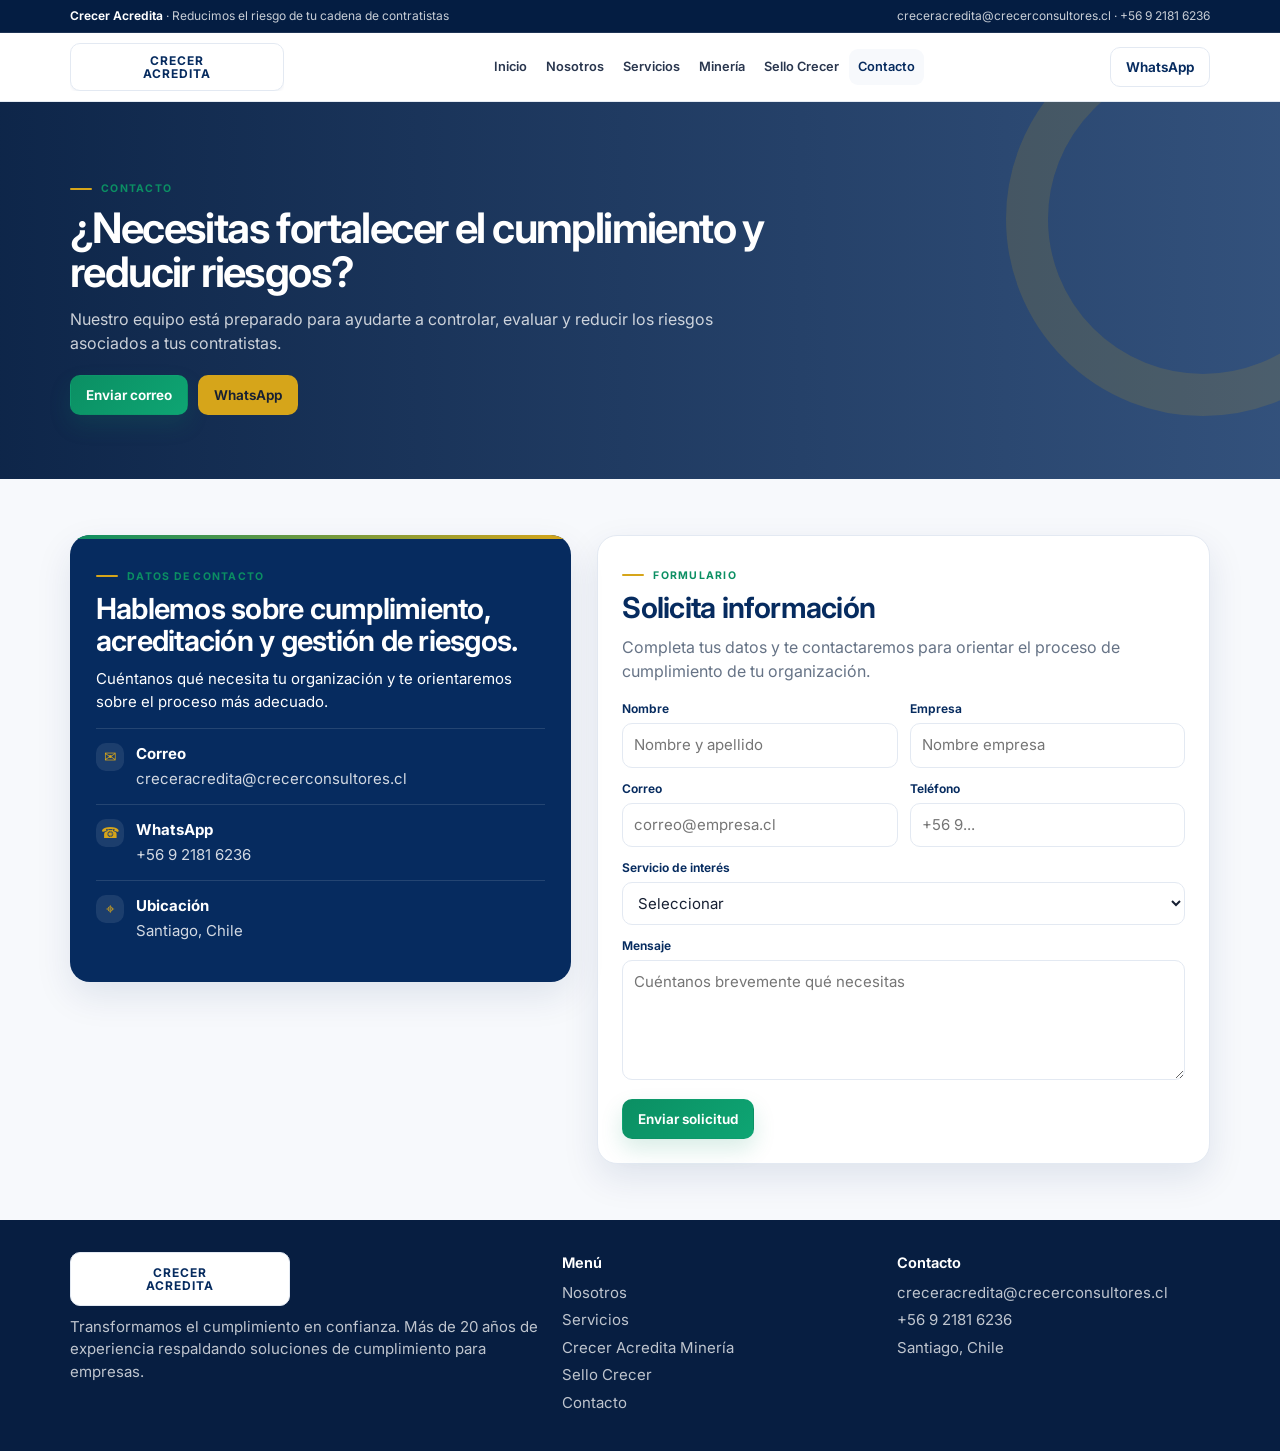
<file: contacto.html>
<!DOCTYPE html>
<html lang="es">
<head>
  <meta charset="UTF-8" />
  <meta name="viewport" content="width=device-width, initial-scale=1.0" />
  <title>Contacto | Crecer Acredita</title>
  <meta name="description" content="Contacto de Crecer Acredita." />
  <meta name="theme-color" content="#062B5F" />
  <link rel="preconnect" href="https://fonts.googleapis.com">
  <link rel="preconnect" href="https://fonts.gstatic.com" crossorigin>
  <link href="https://fonts.googleapis.com/css2?family=Inter:wght@400;450;500;600;700&display=swap" rel="stylesheet">
  <style>
:root{
  --navy:#062B5F;
  --navy-dark:#041D42;
  --navy-2:#0C3A7E;
  --green:#0B8F63;
  --green-2:#0EA573;
  --mustard:#D6A51A;
  --ink:#172033;
  --muted:#667386;
  --line:#E3E9F2;
  --soft:#F7F9FC;
  --soft-2:#EEF4FA;
  --white:#FFFFFF;
  --shadow:0 14px 36px rgba(6,43,95,.10);
  --shadow-sm:0 7px 22px rgba(6,43,95,.07);
  --radius:16px;
  --max:1140px;
}
*{box-sizing:border-box}
html{scroll-behavior:smooth}
body{
  margin:0;
  font-family:'Inter',Arial,sans-serif;
  color:var(--ink);
  background:#fff;
  line-height:1.5;
  font-size:15px;
  overflow-x:hidden;
  -webkit-font-smoothing:antialiased;
  text-rendering:optimizeLegibility;
}
img{max-width:100%;display:block}
a{color:inherit;text-decoration:none}
button,input,textarea,select{font:inherit}
.wrap{width:min(var(--max),calc(100% - 34px));margin-inline:auto}
.section{padding:56px 0;position:relative}
.section-soft{background:var(--soft)}
.section-tight{padding:42px 0}
.eyebrow{
  display:inline-flex;align-items:center;gap:9px;
  font-size:10.5px;font-weight:700;letter-spacing:.12em;text-transform:uppercase;
  color:var(--green);margin-bottom:9px
}
.eyebrow:before{content:"";width:22px;height:2px;background:var(--mustard);border-radius:2px;display:block}
h1,h2,h3,p{margin-top:0}
h1{
  font-size:clamp(29px,4vw,42px);
  line-height:1.04;letter-spacing:-.038em;font-weight:650;color:var(--navy);
  margin-bottom:14px;max-width:760px
}
h2{
  font-size:clamp(22px,2.7vw,29px);
  line-height:1.1;letter-spacing:-.026em;font-weight:650;color:var(--navy);
  margin-bottom:11px;max-width:780px
}
h3{font-size:15.5px;line-height:1.25;letter-spacing:-.01em;font-weight:650;color:var(--navy);margin-bottom:7px}
p:last-child{margin-bottom:0}
.lead{font-size:clamp(14.5px,1.5vw,16px);color:var(--muted);max-width:720px;margin-bottom:17px}
.text-muted{color:var(--muted)}
.divider{height:1px;background:var(--line);margin:22px 0}
.btn{
  display:inline-flex;align-items:center;justify-content:center;gap:8px;
  min-height:40px;padding:9px 15px;border-radius:10px;border:1px solid transparent;
  font-size:13.5px;font-weight:650;cursor:pointer;transition:.2s ease;white-space:nowrap
}
.btn:hover{transform:translateY(-1px)}
.btn-primary{background:linear-gradient(135deg,var(--green),var(--green-2));color:#fff;box-shadow:0 10px 22px rgba(11,143,99,.16)}
.btn-outline{background:#fff;color:var(--navy);border-color:var(--line)}
.btn-navy{background:var(--navy);color:#fff}
.btn-mustard{background:var(--mustard);color:#172033}
.topbar{background:var(--navy-dark);color:rgba(255,255,255,.78);font-size:12px;border-bottom:1px solid rgba(255,255,255,.10)}
.topbar .wrap{display:flex;justify-content:space-between;align-items:center;gap:12px;padding:7px 0}
.topbar strong{color:#fff;font-weight:650}
.header{
  position:sticky;top:0;z-index:80;background:rgba(255,255,255,.95);
  backdrop-filter:blur(14px);border-bottom:1px solid rgba(227,233,242,.95)
}
.nav{height:68px;display:flex;align-items:center;justify-content:space-between;gap:18px}
.brand{display:flex;align-items:center;justify-content:flex-start;flex:0 0 228px;min-width:0}
.brand-mark{display:flex;align-items:center;justify-content:flex-start;width:214px;height:48px;overflow:hidden}
.brand-mark img{width:214px;height:auto;max-height:48px;object-fit:contain;object-position:left center;filter:drop-shadow(0 2px 3px rgba(6,43,95,.05))}
.logo-placeholder{display:inline-flex;align-items:center;justify-content:center;background:#fff;border:1px solid var(--line);border-radius:10px;color:var(--navy);font-weight:700;letter-spacing:.08em;text-transform:uppercase;line-height:1.1;text-align:center}
.brand-logo-placeholder{width:214px;height:48px;font-size:12px;box-shadow:0 2px 3px rgba(6,43,95,.05)}
.footer-logo-placeholder{width:220px;height:54px;margin-bottom:10px;font-size:12px}
.menu{display:flex;align-items:center;gap:1px;list-style:none;padding:0;margin:0}
.menu a{display:block;padding:8px 9px;border-radius:9px;font-size:12.8px;font-weight:600;color:#29364E}
.menu a:hover,.menu a.active{background:var(--soft);color:var(--navy)}
.nav-actions{display:flex;align-items:center;gap:8px}
.hamb{display:none;background:#fff;border:1px solid var(--line);border-radius:10px;padding:8px 10px;color:var(--navy);cursor:pointer}
.page-hero{
  position:relative;overflow:hidden;color:#fff;
  background:
    linear-gradient(90deg,rgba(4,29,66,.96),rgba(6,43,95,.82)),
    var(--hero-img);
  background-size:cover;background-position:center;background-attachment:fixed;
  padding:72px 0 64px
}
.page-hero:after{
  content:"";position:absolute;right:-120px;top:-80px;width:310px;height:310px;border-radius:50%;
  border:42px solid rgba(214,165,26,.15)
}
.page-hero h1{color:#fff}
.page-hero .lead{color:rgba(255,255,255,.78)}
.hero-actions{display:flex;gap:10px;flex-wrap:wrap;margin-top:20px}
.grid-2{display:grid;grid-template-columns:1fr 1fr;gap:26px;align-items:start}
.grid-3{display:grid;grid-template-columns:repeat(3,1fr);gap:14px}
.grid-4{display:grid;grid-template-columns:repeat(4,1fr);gap:14px}
.card{background:#fff;border:1px solid var(--line);border-radius:var(--radius);box-shadow:var(--shadow-sm);padding:20px}
.card-feature{
  background:#fff;border:1px solid var(--line);border-radius:20px;box-shadow:var(--shadow);padding:26px;
  position:relative;overflow:hidden
}
.card-feature:before{content:"";position:absolute;inset:0 0 auto 0;height:4px;background:linear-gradient(90deg,var(--green),var(--mustard),var(--navy))}
.icon{
  width:42px;height:42px;border-radius:13px;display:grid;place-items:center;color:var(--green);
  background:linear-gradient(135deg,rgba(11,143,99,.10),rgba(214,165,26,.14));margin-bottom:13px
}
.icon svg{width:22px;height:22px;stroke:currentColor;stroke-width:1.9;fill:none;stroke-linecap:round;stroke-linejoin:round}
.image-card{border-radius:20px;overflow:hidden;min-height:420px;box-shadow:var(--shadow);position:relative;background:#ddd}
.image-card img{width:100%;height:100%;object-fit:cover;position:absolute;inset:0}
.image-card:after{content:"";position:absolute;inset:0;background:linear-gradient(180deg,rgba(6,43,95,0) 35%,rgba(6,43,95,.85) 100%)}
.image-card-caption{position:absolute;z-index:2;inset:auto 0 0 0;padding:22px;color:#fff}
.image-card-caption strong{display:block;margin-bottom:4px;font-weight:650}
.image-card-caption span{color:rgba(255,255,255,.80);font-size:13px}
.values-list{display:grid;grid-template-columns:repeat(5,1fr);gap:12px}
.value{background:#fff;border:1px solid var(--line);border-radius:15px;padding:18px;box-shadow:var(--shadow-sm)}
.value b{display:block;color:var(--navy);margin-bottom:5px;font-weight:650}
.timeline{display:grid;gap:12px}
.timeline-item{display:grid;grid-template-columns:40px 1fr;gap:12px;align-items:start}
.timeline-num{width:40px;height:40px;border-radius:50%;background:var(--navy);color:#fff;display:grid;place-items:center;font-size:13px;font-weight:700;box-shadow:0 8px 16px rgba(6,43,95,.14)}
.timeline-body{background:#fff;border:1px solid var(--line);border-radius:15px;padding:16px;box-shadow:var(--shadow-sm)}
.service-card{
  background:#fff;border:1px solid var(--line);border-radius:15px;padding:20px;box-shadow:var(--shadow-sm);
  position:relative;overflow:hidden;min-height:270px
}
.service-card:before{content:"";position:absolute;inset:0 0 auto 0;height:4px;background:linear-gradient(90deg,var(--green),var(--mustard))}
.service-card ul{padding-left:18px;color:var(--muted);margin:12px 0 0}
.service-card li{margin:5px 0}
.accordion{display:grid;gap:10px;margin-top:18px}
.accordion-item{background:#fff;border:1px solid var(--line);border-radius:15px;overflow:hidden;box-shadow:var(--shadow-sm)}
.accordion-btn{
  width:100%;border:0;background:#fff;cursor:pointer;padding:16px 18px;display:flex;
  align-items:center;justify-content:space-between;gap:16px;text-align:left;color:var(--navy)
}
.accordion-btn span{display:block;font-size:14.5px;font-weight:650}
.accordion-btn small{display:block;margin-top:3px;color:var(--muted);font-size:12.5px;font-weight:450}
.accordion-icon{
  width:26px;height:26px;border-radius:50%;display:grid;place-items:center;background:var(--soft);
  color:var(--green);font-weight:700;flex:0 0 26px;transition:.2s ease
}
.accordion-item.active .accordion-icon{background:var(--green);color:#fff;transform:rotate(45deg)}
.accordion-panel{max-height:0;overflow:hidden;transition:max-height .28s ease;border-top:1px solid transparent}
.accordion-panel-inner{padding:0 18px 18px;color:var(--muted);font-size:14px}
.accordion-panel-inner ul{margin:10px 0 0;padding-left:18px}
.accordion-panel-inner li{margin:5px 0}
.parallax-mining{
  color:#fff;
  background:
    linear-gradient(90deg,rgba(4,29,66,.94),rgba(6,43,95,.80)),
    url('https://images.unsplash.com/photo-1581092580497-e0d23cbdf1dc?auto=format&fit=crop&w=1800&q=80');
  background-size:cover;background-position:center;background-attachment:fixed
}
.parallax-mining h2,.parallax-mining h3{color:#fff}
.parallax-mining .lead{color:rgba(255,255,255,.80)}
.glass{background:rgba(255,255,255,.08);border:1px solid rgba(255,255,255,.15);border-radius:16px;padding:20px;backdrop-filter:blur(8px)}
.glass ul{color:rgba(255,255,255,.80);padding-left:18px;margin:10px 0 0}
.glass li{margin:5px 0}
.level-card{display:grid;grid-template-columns:auto 1fr;gap:14px;align-items:center;background:linear-gradient(180deg,#fff,var(--soft));border:1px solid var(--line);border-radius:15px;padding:18px;box-shadow:var(--shadow-sm)}
.medal{width:44px;height:44px;border-radius:50%;display:grid;place-items:center;color:#fff;font-weight:700}
.bronze{background:#B77D3B}.silver{background:#A8AFB8}.gold{background:var(--mustard);color:#172033}
.contact-grid{display:grid;grid-template-columns:.9fr 1.1fr;gap:26px;align-items:start}
.contact-card{background:var(--navy);color:#fff;border-radius:20px;padding:26px;box-shadow:var(--shadow);position:relative;overflow:hidden}
.contact-card:before{content:"";position:absolute;inset:0 0 auto 0;height:4px;background:linear-gradient(90deg,var(--green),var(--mustard))}
.contact-card h2{color:#fff}
.contact-item{display:flex;gap:12px;align-items:flex-start;padding:14px 0;border-top:1px solid rgba(255,255,255,.12);color:rgba(255,255,255,.82)}
.contact-item b{color:#fff;display:block;margin-bottom:2px}
.contact-dot{width:28px;height:28px;border-radius:10px;display:grid;place-items:center;background:rgba(255,255,255,.09);color:var(--mustard);flex:0 0 28px}
.form-box{background:#fff;border:1px solid var(--line);border-radius:20px;padding:24px;box-shadow:var(--shadow)}
.form-grid{display:grid;grid-template-columns:1fr 1fr;gap:12px}
.field label{display:block;font-size:12px;font-weight:650;color:var(--navy);margin-bottom:5px}
.field input,.field select,.field textarea{width:100%;border:1px solid var(--line);border-radius:10px;padding:10px 11px;min-height:42px;outline:none;color:var(--ink);background:#fff}
.field textarea{min-height:120px;resize:vertical}
.field input:focus,.field select:focus,.field textarea:focus{border-color:var(--green);box-shadow:0 0 0 4px rgba(11,143,99,.10)}
.span-2{grid-column:span 2}
.cta{
  background:var(--navy);color:#fff;border-radius:22px;box-shadow:var(--shadow);padding:30px;
  display:grid;grid-template-columns:1fr auto;gap:18px;align-items:center;position:relative;overflow:hidden
}
.cta:before{content:"";position:absolute;inset:0 0 auto 0;height:4px;background:linear-gradient(90deg,var(--green),var(--mustard))}
.cta h2{color:#fff;margin-bottom:8px}
.cta p{color:rgba(255,255,255,.76);margin-bottom:0}
footer{background:#071E41;color:rgba(255,255,255,.74);padding:32px 0}
.footer-grid{display:grid;grid-template-columns:1.2fr .8fr .8fr;gap:22px}
.footer-logo img{width:220px;background:#fff;border-radius:10px;padding:3px;margin-bottom:10px}
footer h4{color:#fff;margin:0 0 8px;font-size:14.5px;font-weight:650}
footer a{display:block;margin:5px 0;color:rgba(255,255,255,.74)}
footer a:hover{color:#fff}
@media(max-width:1060px){
  .menu,.nav-actions .btn-outline{display:none}
  .hamb{display:inline-flex}
  .brand{flex-basis:auto}
}
@media(max-width:960px){
  .grid-2,.contact-grid,.cta,.footer-grid{grid-template-columns:1fr}
  .grid-4,.grid-3,.values-list{grid-template-columns:repeat(2,1fr)}
  .page-hero,.parallax-mining{background-attachment:scroll}
}
@media(max-width:680px){
  .wrap{width:min(100% - 24px,var(--max))}
  .topbar .wrap{flex-direction:column;align-items:flex-start;gap:3px}
  .nav{height:66px}
  .brand-mark{width:188px;height:44px}
  .brand-mark img{width:188px;max-height:44px}
  .brand-logo-placeholder{width:188px;height:44px;font-size:11px}
  .section{padding:42px 0}
  .page-hero{padding:54px 0 48px}
  .grid-4,.grid-3,.values-list,.form-grid{grid-template-columns:1fr}
  .span-2{grid-column:auto}
  .image-card{min-height:300px}
  .cta{padding:20px;border-radius:18px}
}
</style>
  <style>.page-hero{--hero-img:url('https://images.unsplash.com/photo-1521791136064-7986c2920216?auto=format&fit=crop&w=1800&q=80');}</style>
</head>
<body>

  <div class="topbar">
    <div class="wrap">
      <span><strong>Crecer Acredita</strong> · Reducimos el riesgo de tu cadena de contratistas</span>
      <span>creceracredita@crecerconsultores.cl · +56 9 2181 6236</span>
    </div>
  </div>

  <header class="header">
    <nav class="nav wrap" aria-label="Menú principal">
      <a class="brand" href="index.html" aria-label="Crecer Acredita">
        <span class="brand-mark"><span class="logo-placeholder brand-logo-placeholder" aria-label="Crecer Acredita">Crecer<br>Acredita</span></span>
      </a>
      <ul class="menu" id="menu">
        <li><a href="index.html" class="">Inicio</a></li>
<li><a href="nosotros.html" class="">Nosotros</a></li>
<li><a href="servicios.html" class="">Servicios</a></li>
<li><a href="mineria.html" class="">Minería</a></li>
<li><a href="sello-crecer.html" class="">Sello Crecer</a></li>
<li><a href="contacto.html" class="active">Contacto</a></li>
      </ul>
      <div class="nav-actions">
        <a class="btn btn-outline" href="https://wa.me/56921816236" target="_blank" rel="noopener">WhatsApp</a>
        <button class="hamb" id="hamb" aria-label="Abrir menú">☰</button>
      </div>
    </nav>
  </header>

<main>

    <section class="page-hero" id="contacto">
      <div class="wrap">
        <span class="eyebrow">Contacto</span>
        <h1>¿Necesitas fortalecer el cumplimiento y reducir riesgos?</h1>
        <p class="lead">Nuestro equipo está preparado para ayudarte a controlar, evaluar y reducir los riesgos asociados a tus contratistas.</p>
        <div class="hero-actions">
          <a class="btn btn-primary" href="mailto:creceracredita@crecerconsultores.cl">Enviar correo</a>
          <a class="btn btn-mustard" href="https://wa.me/56921816236" target="_blank" rel="noopener">WhatsApp</a>
        </div>
      </div>
    </section>

    <section class="section section-soft">
      <div class="wrap contact-grid">
        <div class="contact-card">
          <span class="eyebrow">Datos de contacto</span>
          <h2>Hablemos sobre cumplimiento, acreditación y gestión de riesgos.</h2>
          <p>Cuéntanos qué necesita tu organización y te orientaremos sobre el proceso más adecuado.</p>

          <div class="contact-item"><div class="contact-dot">✉</div><div><b>Correo</b><a href="mailto:creceracredita@crecerconsultores.cl">creceracredita@crecerconsultores.cl</a></div></div>
          <div class="contact-item"><div class="contact-dot">☎</div><div><b>WhatsApp</b><a href="https://wa.me/56921816236" target="_blank" rel="noopener">+56 9 2181 6236</a></div></div>
          <div class="contact-item"><div class="contact-dot">⌖</div><div><b>Ubicación</b><span>Santiago, Chile</span></div></div>
        </div>

        <form class="form-box" action="#" method="post">
          <span class="eyebrow">Formulario</span>
          <h2>Solicita información</h2>
          <p class="lead">Completa tus datos y te contactaremos para orientar el proceso de cumplimiento de tu organización.</p>

          <div class="form-grid">
            <div class="field"><label>Nombre</label><input type="text" name="nombre" placeholder="Nombre y apellido" required></div>
            <div class="field"><label>Empresa</label><input type="text" name="empresa" placeholder="Nombre empresa" required></div>
            <div class="field"><label>Correo</label><input type="email" name="correo" placeholder="correo@empresa.cl" required></div>
            <div class="field"><label>Teléfono</label><input type="tel" name="telefono" placeholder="+56 9..." required></div>
            <div class="field span-2"><label>Servicio de interés</label>
              <select name="servicio" required>
                <option value="">Seleccionar</option>
                <option>Acreditación de Contratistas</option>
                <option>Gestión Integral del Riesgo</option>
                <option>Auditorías y Cumplimiento Legal</option>
                <option>Crecer Acredita Minería</option>
                <option>Sello Crecer</option>
              </select>
            </div>
            <div class="field span-2"><label>Mensaje</label><textarea name="mensaje" placeholder="Cuéntanos brevemente qué necesitas"></textarea></div>
            <div class="span-2"><button class="btn btn-primary" type="submit">Enviar solicitud</button></div>
          </div>
        </form>
      </div>
    </section>

</main>

  <footer>
    <div class="wrap footer-grid">
      <div class="footer-logo">
        <span class="logo-placeholder footer-logo-placeholder" aria-label="Crecer Acredita">Crecer<br>Acredita</span>
        <p>Transformamos el cumplimiento en confianza. Más de 20 años de experiencia respaldando soluciones de cumplimiento para empresas.</p>
      </div>
      <div>
        <h4>Menú</h4>
        <a href="nosotros.html">Nosotros</a>
        <a href="servicios.html">Servicios</a>
        <a href="mineria.html">Crecer Acredita Minería</a>
        <a href="sello-crecer.html">Sello Crecer</a>
        <a href="contacto.html">Contacto</a>
      </div>
      <div>
        <h4>Contacto</h4>
        <a href="mailto:creceracredita@crecerconsultores.cl">creceracredita@crecerconsultores.cl</a>
        <a href="https://wa.me/56921816236" target="_blank" rel="noopener">+56 9 2181 6236</a>
        <span>Santiago, Chile</span>
      </div>
    </div>
  </footer>


<script>
  const hamb = document.getElementById('hamb');
  const menu = document.getElementById('menu');

  if (hamb && menu) {
    hamb.addEventListener('click', () => {
      const visible = getComputedStyle(menu).display !== 'none';
      menu.style.display = visible ? 'none' : 'flex';
      menu.style.position = 'absolute';
      menu.style.left = '12px';
      menu.style.right = '12px';
      menu.style.top = '66px';
      menu.style.background = '#fff';
      menu.style.border = '1px solid var(--line)';
      menu.style.borderRadius = '14px';
      menu.style.padding = '10px';
      menu.style.flexDirection = 'column';
      menu.style.alignItems = 'stretch';
      menu.style.boxShadow = 'var(--shadow)';
    });
  }

  const accordionItems = document.querySelectorAll('.accordion-item');

  function refreshAccordionHeights() {
    accordionItems.forEach(item => {
      const panel = item.querySelector('.accordion-panel');
      if (item.classList.contains('active')) {
        panel.style.maxHeight = panel.scrollHeight + 'px';
      }
    });
  }

  accordionItems.forEach(item => {
    const btn = item.querySelector('.accordion-btn');
    const panel = item.querySelector('.accordion-panel');

    if (item.classList.contains('active')) {
      panel.style.maxHeight = panel.scrollHeight + 'px';
    }

    btn.addEventListener('click', () => {
      const parent = item.parentElement;
      parent.querySelectorAll('.accordion-item').forEach(other => {
        if (other !== item) {
          other.classList.remove('active');
          other.querySelector('.accordion-panel').style.maxHeight = null;
        }
      });

      item.classList.toggle('active');
      panel.style.maxHeight = item.classList.contains('active') ? panel.scrollHeight + 'px' : null;
    });
  });

  window.addEventListener('resize', refreshAccordionHeights);
</script>

</body>
</html>
</file>
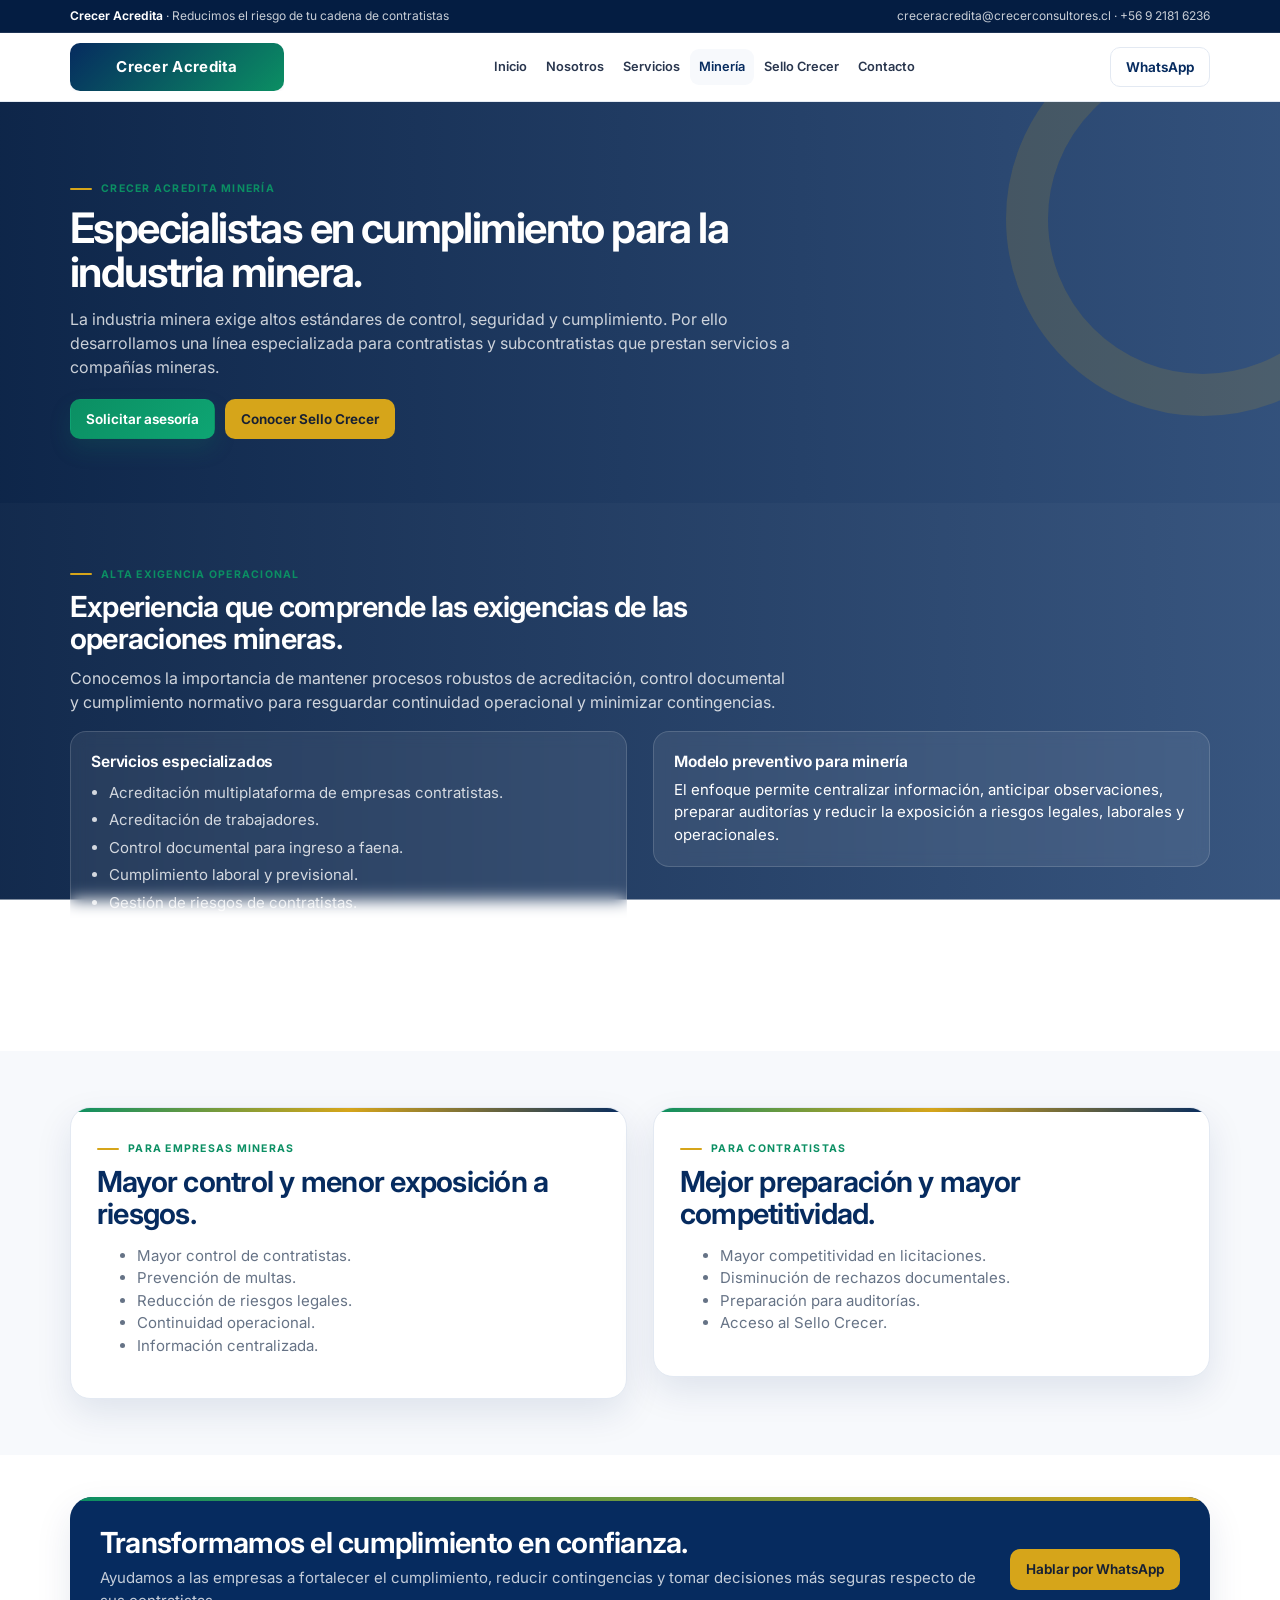
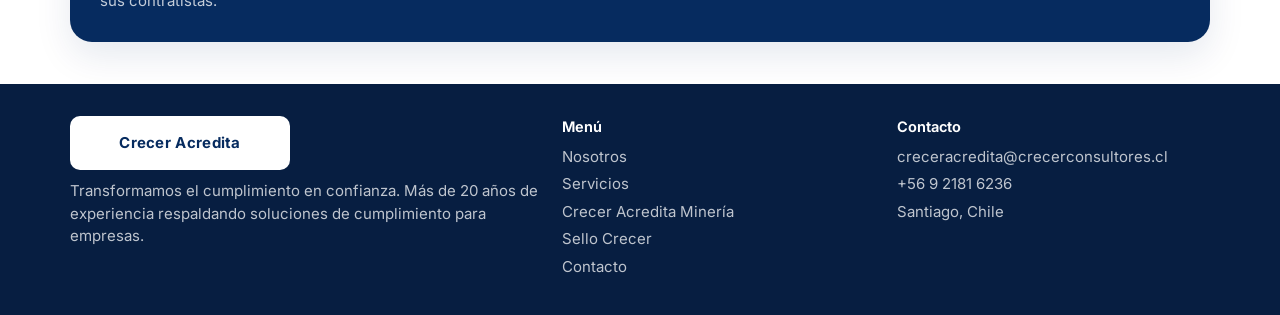
<file: mineria.html>
<!DOCTYPE html>
<html lang="es">
<head>
  <meta charset="UTF-8" />
  <meta name="viewport" content="width=device-width, initial-scale=1.0" />
  <title>Crecer Acredita Minería | Crecer Acredita</title>
  <meta name="description" content="Crecer Acredita Minería de Crecer Acredita." />
  <meta name="theme-color" content="#062B5F" />
  <link rel="preconnect" href="https://fonts.googleapis.com">
  <link rel="preconnect" href="https://fonts.gstatic.com" crossorigin>
  <link href="https://fonts.googleapis.com/css2?family=Inter:wght@400;450;500;600;700&display=swap" rel="stylesheet">
  <style>
:root{
  --navy:#062B5F;
  --navy-dark:#041D42;
  --navy-2:#0C3A7E;
  --green:#0B8F63;
  --green-2:#0EA573;
  --mustard:#D6A51A;
  --ink:#172033;
  --muted:#667386;
  --line:#E3E9F2;
  --soft:#F7F9FC;
  --soft-2:#EEF4FA;
  --white:#FFFFFF;
  --shadow:0 14px 36px rgba(6,43,95,.10);
  --shadow-sm:0 7px 22px rgba(6,43,95,.07);
  --radius:16px;
  --max:1140px;
}
*{box-sizing:border-box}
html{scroll-behavior:smooth}
body{
  margin:0;
  font-family:'Inter',Arial,sans-serif;
  color:var(--ink);
  background:#fff;
  line-height:1.5;
  font-size:15px;
  overflow-x:hidden;
  -webkit-font-smoothing:antialiased;
  text-rendering:optimizeLegibility;
}
img{max-width:100%;display:block}
a{color:inherit;text-decoration:none}
button,input,textarea,select{font:inherit}
.wrap{width:min(var(--max),calc(100% - 34px));margin-inline:auto}
.section{padding:56px 0;position:relative}
.section-soft{background:var(--soft)}
.section-tight{padding:42px 0}
.eyebrow{
  display:inline-flex;align-items:center;gap:9px;
  font-size:10.5px;font-weight:700;letter-spacing:.12em;text-transform:uppercase;
  color:var(--green);margin-bottom:9px
}
.eyebrow:before{content:"";width:22px;height:2px;background:var(--mustard);border-radius:2px;display:block}
h1,h2,h3,p{margin-top:0}
h1{
  font-size:clamp(29px,4vw,42px);
  line-height:1.04;letter-spacing:-.038em;font-weight:650;color:var(--navy);
  margin-bottom:14px;max-width:760px
}
h2{
  font-size:clamp(22px,2.7vw,29px);
  line-height:1.1;letter-spacing:-.026em;font-weight:650;color:var(--navy);
  margin-bottom:11px;max-width:780px
}
h3{font-size:15.5px;line-height:1.25;letter-spacing:-.01em;font-weight:650;color:var(--navy);margin-bottom:7px}
p:last-child{margin-bottom:0}
.lead{font-size:clamp(14.5px,1.5vw,16px);color:var(--muted);max-width:720px;margin-bottom:17px}
.text-muted{color:var(--muted)}
.divider{height:1px;background:var(--line);margin:22px 0}
.btn{
  display:inline-flex;align-items:center;justify-content:center;gap:8px;
  min-height:40px;padding:9px 15px;border-radius:10px;border:1px solid transparent;
  font-size:13.5px;font-weight:650;cursor:pointer;transition:.2s ease;white-space:nowrap
}
.btn:hover{transform:translateY(-1px)}
.btn-primary{background:linear-gradient(135deg,var(--green),var(--green-2));color:#fff;box-shadow:0 10px 22px rgba(11,143,99,.16)}
.btn-outline{background:#fff;color:var(--navy);border-color:var(--line)}
.btn-navy{background:var(--navy);color:#fff}
.btn-mustard{background:var(--mustard);color:#172033}
.topbar{background:var(--navy-dark);color:rgba(255,255,255,.78);font-size:12px;border-bottom:1px solid rgba(255,255,255,.10)}
.topbar .wrap{display:flex;justify-content:space-between;align-items:center;gap:12px;padding:7px 0}
.topbar strong{color:#fff;font-weight:650}
.header{
  position:sticky;top:0;z-index:80;background:rgba(255,255,255,.95);
  backdrop-filter:blur(14px);border-bottom:1px solid rgba(227,233,242,.95)
}
.nav{height:68px;display:flex;align-items:center;justify-content:space-between;gap:18px}
.brand{display:flex;align-items:center;justify-content:flex-start;flex:0 0 228px;min-width:0}
.brand-mark{display:flex;align-items:center;justify-content:flex-start;width:214px;height:48px;overflow:hidden}
.brand-mark img{width:214px;height:auto;max-height:48px;object-fit:contain;object-position:left center;filter:drop-shadow(0 2px 3px rgba(6,43,95,.05))}
.brand-placeholder{width:214px;height:48px;border-radius:10px;background:linear-gradient(135deg,var(--navy),var(--green));color:#fff;display:flex;align-items:center;justify-content:center;font-weight:700;letter-spacing:.02em;box-shadow:0 2px 3px rgba(6,43,95,.05)}
.menu{display:flex;align-items:center;gap:1px;list-style:none;padding:0;margin:0}
.menu a{display:block;padding:8px 9px;border-radius:9px;font-size:12.8px;font-weight:600;color:#29364E}
.menu a:hover,.menu a.active{background:var(--soft);color:var(--navy)}
.nav-actions{display:flex;align-items:center;gap:8px}
.hamb{display:none;background:#fff;border:1px solid var(--line);border-radius:10px;padding:8px 10px;color:var(--navy);cursor:pointer}
.page-hero{
  position:relative;overflow:hidden;color:#fff;
  background:
    linear-gradient(90deg,rgba(4,29,66,.96),rgba(6,43,95,.82)),
    var(--hero-img);
  background-size:cover;background-position:center;background-attachment:fixed;
  padding:72px 0 64px
}
.page-hero:after{
  content:"";position:absolute;right:-120px;top:-80px;width:310px;height:310px;border-radius:50%;
  border:42px solid rgba(214,165,26,.15)
}
.page-hero h1{color:#fff}
.page-hero .lead{color:rgba(255,255,255,.78)}
.hero-actions{display:flex;gap:10px;flex-wrap:wrap;margin-top:20px}
.grid-2{display:grid;grid-template-columns:1fr 1fr;gap:26px;align-items:start}
.grid-3{display:grid;grid-template-columns:repeat(3,1fr);gap:14px}
.grid-4{display:grid;grid-template-columns:repeat(4,1fr);gap:14px}
.card{background:#fff;border:1px solid var(--line);border-radius:var(--radius);box-shadow:var(--shadow-sm);padding:20px}
.card-feature{
  background:#fff;border:1px solid var(--line);border-radius:20px;box-shadow:var(--shadow);padding:26px;
  position:relative;overflow:hidden
}
.card-feature:before{content:"";position:absolute;inset:0 0 auto 0;height:4px;background:linear-gradient(90deg,var(--green),var(--mustard),var(--navy))}
.icon{
  width:42px;height:42px;border-radius:13px;display:grid;place-items:center;color:var(--green);
  background:linear-gradient(135deg,rgba(11,143,99,.10),rgba(214,165,26,.14));margin-bottom:13px
}
.icon svg{width:22px;height:22px;stroke:currentColor;stroke-width:1.9;fill:none;stroke-linecap:round;stroke-linejoin:round}
.image-card{border-radius:20px;overflow:hidden;min-height:420px;box-shadow:var(--shadow);position:relative;background:#ddd}
.image-card img{width:100%;height:100%;object-fit:cover;position:absolute;inset:0}
.image-card:after{content:"";position:absolute;inset:0;background:linear-gradient(180deg,rgba(6,43,95,0) 35%,rgba(6,43,95,.85) 100%)}
.image-card-caption{position:absolute;z-index:2;inset:auto 0 0 0;padding:22px;color:#fff}
.image-card-caption strong{display:block;margin-bottom:4px;font-weight:650}
.image-card-caption span{color:rgba(255,255,255,.80);font-size:13px}
.values-list{display:grid;grid-template-columns:repeat(5,1fr);gap:12px}
.value{background:#fff;border:1px solid var(--line);border-radius:15px;padding:18px;box-shadow:var(--shadow-sm)}
.value b{display:block;color:var(--navy);margin-bottom:5px;font-weight:650}
.timeline{display:grid;gap:12px}
.timeline-item{display:grid;grid-template-columns:40px 1fr;gap:12px;align-items:start}
.timeline-num{width:40px;height:40px;border-radius:50%;background:var(--navy);color:#fff;display:grid;place-items:center;font-size:13px;font-weight:700;box-shadow:0 8px 16px rgba(6,43,95,.14)}
.timeline-body{background:#fff;border:1px solid var(--line);border-radius:15px;padding:16px;box-shadow:var(--shadow-sm)}
.service-card{
  background:#fff;border:1px solid var(--line);border-radius:15px;padding:20px;box-shadow:var(--shadow-sm);
  position:relative;overflow:hidden;min-height:270px
}
.service-card:before{content:"";position:absolute;inset:0 0 auto 0;height:4px;background:linear-gradient(90deg,var(--green),var(--mustard))}
.service-card ul{padding-left:18px;color:var(--muted);margin:12px 0 0}
.service-card li{margin:5px 0}
.accordion{display:grid;gap:10px;margin-top:18px}
.accordion-item{background:#fff;border:1px solid var(--line);border-radius:15px;overflow:hidden;box-shadow:var(--shadow-sm)}
.accordion-btn{
  width:100%;border:0;background:#fff;cursor:pointer;padding:16px 18px;display:flex;
  align-items:center;justify-content:space-between;gap:16px;text-align:left;color:var(--navy)
}
.accordion-btn span{display:block;font-size:14.5px;font-weight:650}
.accordion-btn small{display:block;margin-top:3px;color:var(--muted);font-size:12.5px;font-weight:450}
.accordion-icon{
  width:26px;height:26px;border-radius:50%;display:grid;place-items:center;background:var(--soft);
  color:var(--green);font-weight:700;flex:0 0 26px;transition:.2s ease
}
.accordion-item.active .accordion-icon{background:var(--green);color:#fff;transform:rotate(45deg)}
.accordion-panel{max-height:0;overflow:hidden;transition:max-height .28s ease;border-top:1px solid transparent}
.accordion-panel-inner{padding:0 18px 18px;color:var(--muted);font-size:14px}
.accordion-panel-inner ul{margin:10px 0 0;padding-left:18px}
.accordion-panel-inner li{margin:5px 0}
.parallax-mining{
  color:#fff;
  background:
    linear-gradient(90deg,rgba(4,29,66,.94),rgba(6,43,95,.80)),
    url('https://images.unsplash.com/photo-1581092580497-e0d23cbdf1dc?auto=format&fit=crop&w=1800&q=80');
  background-size:cover;background-position:center;background-attachment:fixed
}
.parallax-mining h2,.parallax-mining h3{color:#fff}
.parallax-mining .lead{color:rgba(255,255,255,.80)}
.glass{background:rgba(255,255,255,.08);border:1px solid rgba(255,255,255,.15);border-radius:16px;padding:20px;backdrop-filter:blur(8px)}
.glass ul{color:rgba(255,255,255,.80);padding-left:18px;margin:10px 0 0}
.glass li{margin:5px 0}
.level-card{display:grid;grid-template-columns:auto 1fr;gap:14px;align-items:center;background:linear-gradient(180deg,#fff,var(--soft));border:1px solid var(--line);border-radius:15px;padding:18px;box-shadow:var(--shadow-sm)}
.medal{width:44px;height:44px;border-radius:50%;display:grid;place-items:center;color:#fff;font-weight:700}
.bronze{background:#B77D3B}.silver{background:#A8AFB8}.gold{background:var(--mustard);color:#172033}
.contact-grid{display:grid;grid-template-columns:.9fr 1.1fr;gap:26px;align-items:start}
.contact-card{background:var(--navy);color:#fff;border-radius:20px;padding:26px;box-shadow:var(--shadow);position:relative;overflow:hidden}
.contact-card:before{content:"";position:absolute;inset:0 0 auto 0;height:4px;background:linear-gradient(90deg,var(--green),var(--mustard))}
.contact-card h2{color:#fff}
.contact-item{display:flex;gap:12px;align-items:flex-start;padding:14px 0;border-top:1px solid rgba(255,255,255,.12);color:rgba(255,255,255,.82)}
.contact-item b{color:#fff;display:block;margin-bottom:2px}
.contact-dot{width:28px;height:28px;border-radius:10px;display:grid;place-items:center;background:rgba(255,255,255,.09);color:var(--mustard);flex:0 0 28px}
.form-box{background:#fff;border:1px solid var(--line);border-radius:20px;padding:24px;box-shadow:var(--shadow)}
.form-grid{display:grid;grid-template-columns:1fr 1fr;gap:12px}
.field label{display:block;font-size:12px;font-weight:650;color:var(--navy);margin-bottom:5px}
.field input,.field select,.field textarea{width:100%;border:1px solid var(--line);border-radius:10px;padding:10px 11px;min-height:42px;outline:none;color:var(--ink);background:#fff}
.field textarea{min-height:120px;resize:vertical}
.field input:focus,.field select:focus,.field textarea:focus{border-color:var(--green);box-shadow:0 0 0 4px rgba(11,143,99,.10)}
.span-2{grid-column:span 2}
.cta{
  background:var(--navy);color:#fff;border-radius:22px;box-shadow:var(--shadow);padding:30px;
  display:grid;grid-template-columns:1fr auto;gap:18px;align-items:center;position:relative;overflow:hidden
}
.cta:before{content:"";position:absolute;inset:0 0 auto 0;height:4px;background:linear-gradient(90deg,var(--green),var(--mustard))}
.cta h2{color:#fff;margin-bottom:8px}
.cta p{color:rgba(255,255,255,.76);margin-bottom:0}
footer{background:#071E41;color:rgba(255,255,255,.74);padding:32px 0}
.footer-grid{display:grid;grid-template-columns:1.2fr .8fr .8fr;gap:22px}
.footer-logo img{width:220px;background:#fff;border-radius:10px;padding:3px;margin-bottom:10px}
.footer-logo-placeholder{width:220px;min-height:54px;background:#fff;color:var(--navy);border-radius:10px;padding:12px 14px;margin-bottom:10px;display:flex;align-items:center;justify-content:center;font-weight:700;letter-spacing:.02em}
footer h4{color:#fff;margin:0 0 8px;font-size:14.5px;font-weight:650}
footer a{display:block;margin:5px 0;color:rgba(255,255,255,.74)}
footer a:hover{color:#fff}
@media(max-width:1060px){
  .menu,.nav-actions .btn-outline{display:none}
  .hamb{display:inline-flex}
  .brand{flex-basis:auto}
}
@media(max-width:960px){
  .grid-2,.contact-grid,.cta,.footer-grid{grid-template-columns:1fr}
  .grid-4,.grid-3,.values-list{grid-template-columns:repeat(2,1fr)}
  .page-hero,.parallax-mining{background-attachment:scroll}
}
@media(max-width:680px){
  .wrap{width:min(100% - 24px,var(--max))}
  .topbar .wrap{flex-direction:column;align-items:flex-start;gap:3px}
  .nav{height:66px}
  .brand-mark{width:188px;height:44px}
  .brand-mark img{width:188px;max-height:44px}
  .section{padding:42px 0}
  .page-hero{padding:54px 0 48px}
  .grid-4,.grid-3,.values-list,.form-grid{grid-template-columns:1fr}
  .span-2{grid-column:auto}
  .image-card{min-height:300px}
  .cta{padding:20px;border-radius:18px}
}
</style>
  <style>.page-hero{--hero-img:url('https://images.unsplash.com/photo-1581092580497-e0d23cbdf1dc?auto=format&fit=crop&w=1800&q=80');}</style>
</head>
<body>

  <div class="topbar">
    <div class="wrap">
      <span><strong>Crecer Acredita</strong> · Reducimos el riesgo de tu cadena de contratistas</span>
      <span>creceracredita@crecerconsultores.cl · +56 9 2181 6236</span>
    </div>
  </div>

  <header class="header">
    <nav class="nav wrap" aria-label="Menú principal">
      <a class="brand" href="inicio.html" aria-label="Crecer Acredita">
        <span class="brand-mark"><span class="brand-placeholder">Crecer Acredita</span></span>
      </a>
      <ul class="menu" id="menu">
        <li><a href="inicio.html" class="">Inicio</a></li>
<li><a href="nosotros.html" class="">Nosotros</a></li>
<li><a href="servicios.html" class="">Servicios</a></li>
<li><a href="mineria.html" class="active">Minería</a></li>
<li><a href="sello-crecer.html" class="">Sello Crecer</a></li>
<li><a href="contacto.html" class="">Contacto</a></li>
      </ul>
      <div class="nav-actions">
        <a class="btn btn-outline" href="https://wa.me/56921816236" target="_blank" rel="noopener">WhatsApp</a>
        <button class="hamb" id="hamb" aria-label="Abrir menú">☰</button>
      </div>
    </nav>
  </header>

<main>

    <section class="page-hero" id="mineria">
      <div class="wrap">
        <span class="eyebrow">Crecer Acredita Minería</span>
        <h1>Especialistas en cumplimiento para la industria minera.</h1>
        <p class="lead">La industria minera exige altos estándares de control, seguridad y cumplimiento. Por ello desarrollamos una línea especializada para contratistas y subcontratistas que prestan servicios a compañías mineras.</p>
        <div class="hero-actions">
          <a class="btn btn-primary" href="contacto.html">Solicitar asesoría</a>
          <a class="btn btn-mustard" href="sello-crecer.html">Conocer Sello Crecer</a>
        </div>
      </div>
    </section>

    <section class="section parallax-mining">
      <div class="wrap">
        <span class="eyebrow">Alta exigencia operacional</span>
        <h2>Experiencia que comprende las exigencias de las operaciones mineras.</h2>
        <p class="lead">Conocemos la importancia de mantener procesos robustos de acreditación, control documental y cumplimiento normativo para resguardar continuidad operacional y minimizar contingencias.</p>
        <div class="grid-2">
          <div class="glass">
            <h3>Servicios especializados</h3>
            <ul>
              <li>Acreditación multiplataforma de empresas contratistas.</li>
              <li>Acreditación de trabajadores.</li>
              <li>Control documental para ingreso a faena.</li>
              <li>Cumplimiento laboral y previsional.</li>
              <li>Gestión de riesgos de contratistas.</li>
              <li>Reportabilidad ejecutiva.</li>
              <li>Monitoreo permanente de cumplimiento.</li>
            </ul>
          </div>
          <div class="glass">
            <h3>Modelo preventivo para minería</h3>
            <p>El enfoque permite centralizar información, anticipar observaciones, preparar auditorías y reducir la exposición a riesgos legales, laborales y operacionales.</p>
          </div>
        </div>
      </div>
    </section>

    <section class="section section-soft">
      <div class="wrap grid-2">
        <div class="card-feature">
          <span class="eyebrow">Para empresas mineras</span>
          <h2>Mayor control y menor exposición a riesgos.</h2>
          <ul class="text-muted">
            <li>Mayor control de contratistas.</li>
            <li>Prevención de multas.</li>
            <li>Reducción de riesgos legales.</li>
            <li>Continuidad operacional.</li>
            <li>Información centralizada.</li>
          </ul>
        </div>
        <div class="card-feature">
          <span class="eyebrow">Para contratistas</span>
          <h2>Mejor preparación y mayor competitividad.</h2>
          <ul class="text-muted">
            <li>Mayor competitividad en licitaciones.</li>
            <li>Disminución de rechazos documentales.</li>
            <li>Preparación para auditorías.</li>
            <li>Acceso al Sello Crecer.</li>
          </ul>
        </div>
      </div>
    </section>

    <section class="section section-tight">
      <div class="wrap">
        <div class="cta">
          <div>
            <h2>Transformamos el cumplimiento en confianza.</h2>
            <p>Ayudamos a las empresas a fortalecer el cumplimiento, reducir contingencias y tomar decisiones más seguras respecto de sus contratistas.</p>
          </div>
          <a class="btn btn-mustard" href="https://wa.me/56921816236" target="_blank" rel="noopener">Hablar por WhatsApp</a>
        </div>
      </div>
    </section>

</main>

  <footer>
    <div class="wrap footer-grid">
      <div class="footer-logo">
        <div class="footer-logo-placeholder" aria-label="Crecer Acredita">Crecer Acredita</div>
        <p>Transformamos el cumplimiento en confianza. Más de 20 años de experiencia respaldando soluciones de cumplimiento para empresas.</p>
      </div>
      <div>
        <h4>Menú</h4>
        <a href="nosotros.html">Nosotros</a>
        <a href="servicios.html">Servicios</a>
        <a href="mineria.html">Crecer Acredita Minería</a>
        <a href="sello-crecer.html">Sello Crecer</a>
        <a href="contacto.html">Contacto</a>
      </div>
      <div>
        <h4>Contacto</h4>
        <a href="mailto:creceracredita@crecerconsultores.cl">creceracredita@crecerconsultores.cl</a>
        <a href="https://wa.me/56921816236" target="_blank" rel="noopener">+56 9 2181 6236</a>
        <span>Santiago, Chile</span>
      </div>
    </div>
  </footer>


<script>
  const hamb = document.getElementById('hamb');
  const menu = document.getElementById('menu');

  if (hamb && menu) {
    hamb.addEventListener('click', () => {
      const visible = getComputedStyle(menu).display !== 'none';
      menu.style.display = visible ? 'none' : 'flex';
      menu.style.position = 'absolute';
      menu.style.left = '12px';
      menu.style.right = '12px';
      menu.style.top = '66px';
      menu.style.background = '#fff';
      menu.style.border = '1px solid var(--line)';
      menu.style.borderRadius = '14px';
      menu.style.padding = '10px';
      menu.style.flexDirection = 'column';
      menu.style.alignItems = 'stretch';
      menu.style.boxShadow = 'var(--shadow)';
    });
  }

  const accordionItems = document.querySelectorAll('.accordion-item');

  function refreshAccordionHeights() {
    accordionItems.forEach(item => {
      const panel = item.querySelector('.accordion-panel');
      if (item.classList.contains('active')) {
        panel.style.maxHeight = panel.scrollHeight + 'px';
      }
    });
  }

  accordionItems.forEach(item => {
    const btn = item.querySelector('.accordion-btn');
    const panel = item.querySelector('.accordion-panel');

    if (item.classList.contains('active')) {
      panel.style.maxHeight = panel.scrollHeight + 'px';
    }

    btn.addEventListener('click', () => {
      const parent = item.parentElement;
      parent.querySelectorAll('.accordion-item').forEach(other => {
        if (other !== item) {
          other.classList.remove('active');
          other.querySelector('.accordion-panel').style.maxHeight = null;
        }
      });

      item.classList.toggle('active');
      panel.style.maxHeight = item.classList.contains('active') ? panel.scrollHeight + 'px' : null;
    });
  });

  window.addEventListener('resize', refreshAccordionHeights);
</script>

</body>
</html>
</file>
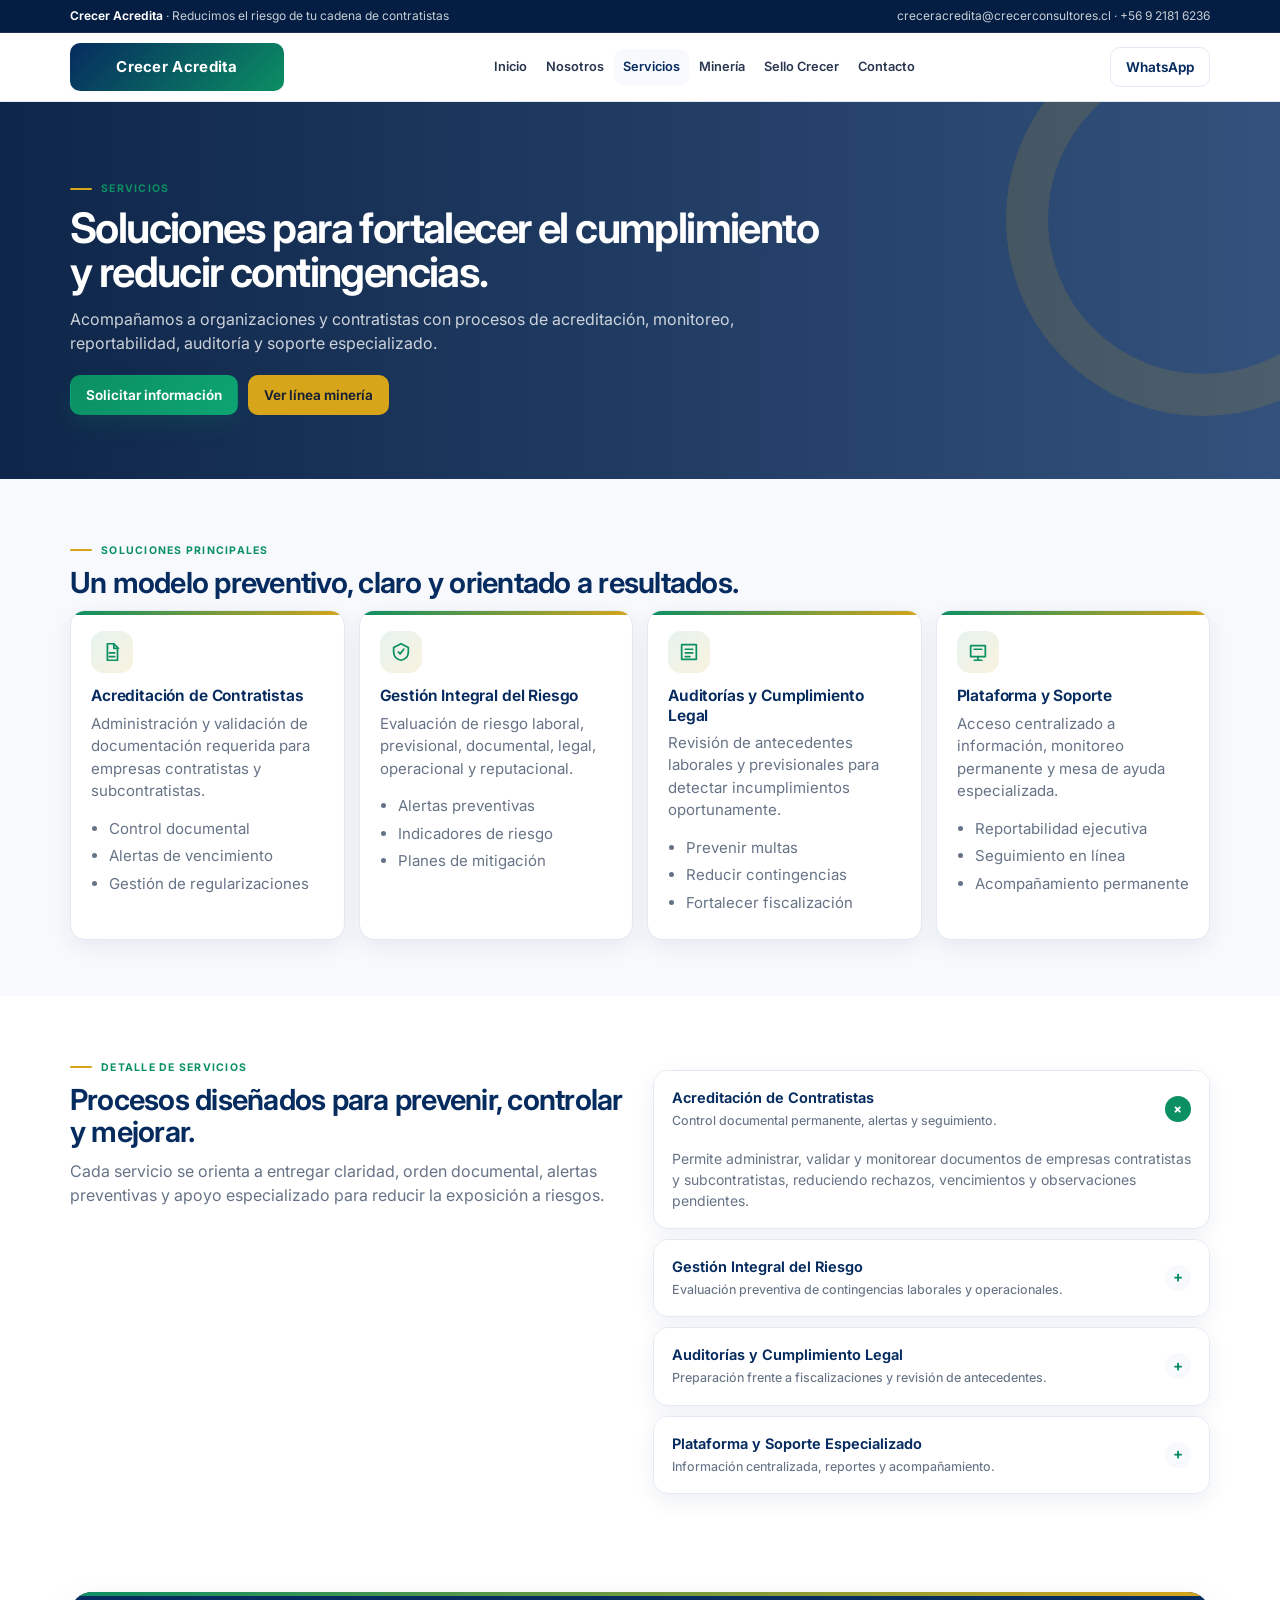
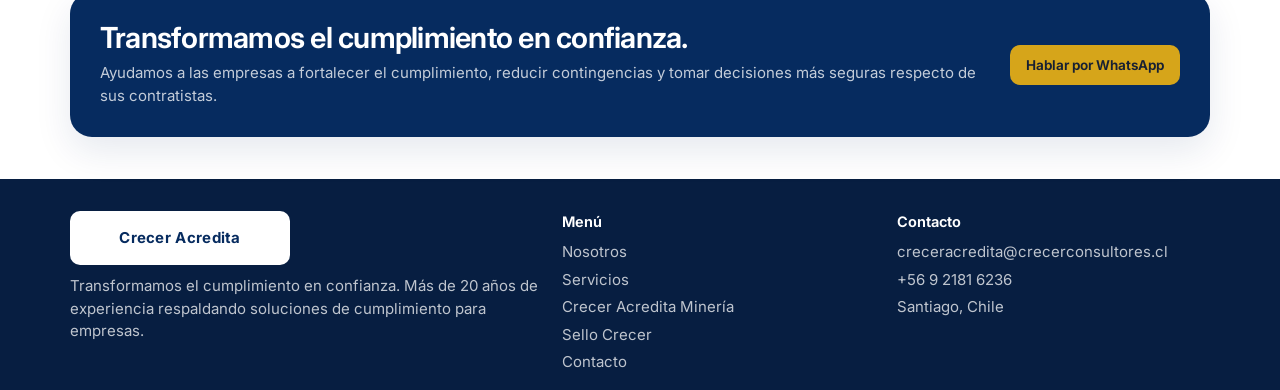
<file: servicios.html>
<!DOCTYPE html>
<html lang="es">
<head>
  <meta charset="UTF-8" />
  <meta name="viewport" content="width=device-width, initial-scale=1.0" />
  <title>Servicios | Crecer Acredita</title>
  <meta name="description" content="Servicios de Crecer Acredita." />
  <meta name="theme-color" content="#062B5F" />
  <link rel="preconnect" href="https://fonts.googleapis.com">
  <link rel="preconnect" href="https://fonts.gstatic.com" crossorigin>
  <link href="https://fonts.googleapis.com/css2?family=Inter:wght@400;450;500;600;700&display=swap" rel="stylesheet">
  <style>
:root{
  --navy:#062B5F;
  --navy-dark:#041D42;
  --navy-2:#0C3A7E;
  --green:#0B8F63;
  --green-2:#0EA573;
  --mustard:#D6A51A;
  --ink:#172033;
  --muted:#667386;
  --line:#E3E9F2;
  --soft:#F7F9FC;
  --soft-2:#EEF4FA;
  --white:#FFFFFF;
  --shadow:0 14px 36px rgba(6,43,95,.10);
  --shadow-sm:0 7px 22px rgba(6,43,95,.07);
  --radius:16px;
  --max:1140px;
}
*{box-sizing:border-box}
html{scroll-behavior:smooth}
body{
  margin:0;
  font-family:'Inter',Arial,sans-serif;
  color:var(--ink);
  background:#fff;
  line-height:1.5;
  font-size:15px;
  overflow-x:hidden;
  -webkit-font-smoothing:antialiased;
  text-rendering:optimizeLegibility;
}
img{max-width:100%;display:block}
a{color:inherit;text-decoration:none}
button,input,textarea,select{font:inherit}
.wrap{width:min(var(--max),calc(100% - 34px));margin-inline:auto}
.section{padding:56px 0;position:relative}
.section-soft{background:var(--soft)}
.section-tight{padding:42px 0}
.eyebrow{
  display:inline-flex;align-items:center;gap:9px;
  font-size:10.5px;font-weight:700;letter-spacing:.12em;text-transform:uppercase;
  color:var(--green);margin-bottom:9px
}
.eyebrow:before{content:"";width:22px;height:2px;background:var(--mustard);border-radius:2px;display:block}
h1,h2,h3,p{margin-top:0}
h1{
  font-size:clamp(29px,4vw,42px);
  line-height:1.04;letter-spacing:-.038em;font-weight:650;color:var(--navy);
  margin-bottom:14px;max-width:760px
}
h2{
  font-size:clamp(22px,2.7vw,29px);
  line-height:1.1;letter-spacing:-.026em;font-weight:650;color:var(--navy);
  margin-bottom:11px;max-width:780px
}
h3{font-size:15.5px;line-height:1.25;letter-spacing:-.01em;font-weight:650;color:var(--navy);margin-bottom:7px}
p:last-child{margin-bottom:0}
.lead{font-size:clamp(14.5px,1.5vw,16px);color:var(--muted);max-width:720px;margin-bottom:17px}
.text-muted{color:var(--muted)}
.divider{height:1px;background:var(--line);margin:22px 0}
.btn{
  display:inline-flex;align-items:center;justify-content:center;gap:8px;
  min-height:40px;padding:9px 15px;border-radius:10px;border:1px solid transparent;
  font-size:13.5px;font-weight:650;cursor:pointer;transition:.2s ease;white-space:nowrap
}
.btn:hover{transform:translateY(-1px)}
.btn-primary{background:linear-gradient(135deg,var(--green),var(--green-2));color:#fff;box-shadow:0 10px 22px rgba(11,143,99,.16)}
.btn-outline{background:#fff;color:var(--navy);border-color:var(--line)}
.btn-navy{background:var(--navy);color:#fff}
.btn-mustard{background:var(--mustard);color:#172033}
.topbar{background:var(--navy-dark);color:rgba(255,255,255,.78);font-size:12px;border-bottom:1px solid rgba(255,255,255,.10)}
.topbar .wrap{display:flex;justify-content:space-between;align-items:center;gap:12px;padding:7px 0}
.topbar strong{color:#fff;font-weight:650}
.header{
  position:sticky;top:0;z-index:80;background:rgba(255,255,255,.95);
  backdrop-filter:blur(14px);border-bottom:1px solid rgba(227,233,242,.95)
}
.nav{height:68px;display:flex;align-items:center;justify-content:space-between;gap:18px}
.brand{display:flex;align-items:center;justify-content:flex-start;flex:0 0 228px;min-width:0}
.brand-mark{display:flex;align-items:center;justify-content:flex-start;width:214px;height:48px;overflow:hidden}
.brand-mark img{width:214px;height:auto;max-height:48px;object-fit:contain;object-position:left center;filter:drop-shadow(0 2px 3px rgba(6,43,95,.05))}
.brand-placeholder{width:214px;height:48px;border-radius:10px;background:linear-gradient(135deg,var(--navy),var(--green));color:#fff;display:flex;align-items:center;justify-content:center;font-weight:700;letter-spacing:.02em;box-shadow:0 2px 3px rgba(6,43,95,.05)}
.menu{display:flex;align-items:center;gap:1px;list-style:none;padding:0;margin:0}
.menu a{display:block;padding:8px 9px;border-radius:9px;font-size:12.8px;font-weight:600;color:#29364E}
.menu a:hover,.menu a.active{background:var(--soft);color:var(--navy)}
.nav-actions{display:flex;align-items:center;gap:8px}
.hamb{display:none;background:#fff;border:1px solid var(--line);border-radius:10px;padding:8px 10px;color:var(--navy);cursor:pointer}
.page-hero{
  position:relative;overflow:hidden;color:#fff;
  background:
    linear-gradient(90deg,rgba(4,29,66,.96),rgba(6,43,95,.82)),
    var(--hero-img);
  background-size:cover;background-position:center;background-attachment:fixed;
  padding:72px 0 64px
}
.page-hero:after{
  content:"";position:absolute;right:-120px;top:-80px;width:310px;height:310px;border-radius:50%;
  border:42px solid rgba(214,165,26,.15)
}
.page-hero h1{color:#fff}
.page-hero .lead{color:rgba(255,255,255,.78)}
.hero-actions{display:flex;gap:10px;flex-wrap:wrap;margin-top:20px}
.grid-2{display:grid;grid-template-columns:1fr 1fr;gap:26px;align-items:start}
.grid-3{display:grid;grid-template-columns:repeat(3,1fr);gap:14px}
.grid-4{display:grid;grid-template-columns:repeat(4,1fr);gap:14px}
.card{background:#fff;border:1px solid var(--line);border-radius:var(--radius);box-shadow:var(--shadow-sm);padding:20px}
.card-feature{
  background:#fff;border:1px solid var(--line);border-radius:20px;box-shadow:var(--shadow);padding:26px;
  position:relative;overflow:hidden
}
.card-feature:before{content:"";position:absolute;inset:0 0 auto 0;height:4px;background:linear-gradient(90deg,var(--green),var(--mustard),var(--navy))}
.icon{
  width:42px;height:42px;border-radius:13px;display:grid;place-items:center;color:var(--green);
  background:linear-gradient(135deg,rgba(11,143,99,.10),rgba(214,165,26,.14));margin-bottom:13px
}
.icon svg{width:22px;height:22px;stroke:currentColor;stroke-width:1.9;fill:none;stroke-linecap:round;stroke-linejoin:round}
.image-card{border-radius:20px;overflow:hidden;min-height:420px;box-shadow:var(--shadow);position:relative;background:#ddd}
.image-card img{width:100%;height:100%;object-fit:cover;position:absolute;inset:0}
.image-card:after{content:"";position:absolute;inset:0;background:linear-gradient(180deg,rgba(6,43,95,0) 35%,rgba(6,43,95,.85) 100%)}
.image-card-caption{position:absolute;z-index:2;inset:auto 0 0 0;padding:22px;color:#fff}
.image-card-caption strong{display:block;margin-bottom:4px;font-weight:650}
.image-card-caption span{color:rgba(255,255,255,.80);font-size:13px}
.values-list{display:grid;grid-template-columns:repeat(5,1fr);gap:12px}
.value{background:#fff;border:1px solid var(--line);border-radius:15px;padding:18px;box-shadow:var(--shadow-sm)}
.value b{display:block;color:var(--navy);margin-bottom:5px;font-weight:650}
.timeline{display:grid;gap:12px}
.timeline-item{display:grid;grid-template-columns:40px 1fr;gap:12px;align-items:start}
.timeline-num{width:40px;height:40px;border-radius:50%;background:var(--navy);color:#fff;display:grid;place-items:center;font-size:13px;font-weight:700;box-shadow:0 8px 16px rgba(6,43,95,.14)}
.timeline-body{background:#fff;border:1px solid var(--line);border-radius:15px;padding:16px;box-shadow:var(--shadow-sm)}
.service-card{
  background:#fff;border:1px solid var(--line);border-radius:15px;padding:20px;box-shadow:var(--shadow-sm);
  position:relative;overflow:hidden;min-height:270px
}
.service-card:before{content:"";position:absolute;inset:0 0 auto 0;height:4px;background:linear-gradient(90deg,var(--green),var(--mustard))}
.service-card ul{padding-left:18px;color:var(--muted);margin:12px 0 0}
.service-card li{margin:5px 0}
.accordion{display:grid;gap:10px;margin-top:18px}
.accordion-item{background:#fff;border:1px solid var(--line);border-radius:15px;overflow:hidden;box-shadow:var(--shadow-sm)}
.accordion-btn{
  width:100%;border:0;background:#fff;cursor:pointer;padding:16px 18px;display:flex;
  align-items:center;justify-content:space-between;gap:16px;text-align:left;color:var(--navy)
}
.accordion-btn span{display:block;font-size:14.5px;font-weight:650}
.accordion-btn small{display:block;margin-top:3px;color:var(--muted);font-size:12.5px;font-weight:450}
.accordion-icon{
  width:26px;height:26px;border-radius:50%;display:grid;place-items:center;background:var(--soft);
  color:var(--green);font-weight:700;flex:0 0 26px;transition:.2s ease
}
.accordion-item.active .accordion-icon{background:var(--green);color:#fff;transform:rotate(45deg)}
.accordion-panel{max-height:0;overflow:hidden;transition:max-height .28s ease;border-top:1px solid transparent}
.accordion-panel-inner{padding:0 18px 18px;color:var(--muted);font-size:14px}
.accordion-panel-inner ul{margin:10px 0 0;padding-left:18px}
.accordion-panel-inner li{margin:5px 0}
.parallax-mining{
  color:#fff;
  background:
    linear-gradient(90deg,rgba(4,29,66,.94),rgba(6,43,95,.80)),
    url('https://images.unsplash.com/photo-1581092580497-e0d23cbdf1dc?auto=format&fit=crop&w=1800&q=80');
  background-size:cover;background-position:center;background-attachment:fixed
}
.parallax-mining h2,.parallax-mining h3{color:#fff}
.parallax-mining .lead{color:rgba(255,255,255,.80)}
.glass{background:rgba(255,255,255,.08);border:1px solid rgba(255,255,255,.15);border-radius:16px;padding:20px;backdrop-filter:blur(8px)}
.glass ul{color:rgba(255,255,255,.80);padding-left:18px;margin:10px 0 0}
.glass li{margin:5px 0}
.level-card{display:grid;grid-template-columns:auto 1fr;gap:14px;align-items:center;background:linear-gradient(180deg,#fff,var(--soft));border:1px solid var(--line);border-radius:15px;padding:18px;box-shadow:var(--shadow-sm)}
.medal{width:44px;height:44px;border-radius:50%;display:grid;place-items:center;color:#fff;font-weight:700}
.bronze{background:#B77D3B}.silver{background:#A8AFB8}.gold{background:var(--mustard);color:#172033}
.contact-grid{display:grid;grid-template-columns:.9fr 1.1fr;gap:26px;align-items:start}
.contact-card{background:var(--navy);color:#fff;border-radius:20px;padding:26px;box-shadow:var(--shadow);position:relative;overflow:hidden}
.contact-card:before{content:"";position:absolute;inset:0 0 auto 0;height:4px;background:linear-gradient(90deg,var(--green),var(--mustard))}
.contact-card h2{color:#fff}
.contact-item{display:flex;gap:12px;align-items:flex-start;padding:14px 0;border-top:1px solid rgba(255,255,255,.12);color:rgba(255,255,255,.82)}
.contact-item b{color:#fff;display:block;margin-bottom:2px}
.contact-dot{width:28px;height:28px;border-radius:10px;display:grid;place-items:center;background:rgba(255,255,255,.09);color:var(--mustard);flex:0 0 28px}
.form-box{background:#fff;border:1px solid var(--line);border-radius:20px;padding:24px;box-shadow:var(--shadow)}
.form-grid{display:grid;grid-template-columns:1fr 1fr;gap:12px}
.field label{display:block;font-size:12px;font-weight:650;color:var(--navy);margin-bottom:5px}
.field input,.field select,.field textarea{width:100%;border:1px solid var(--line);border-radius:10px;padding:10px 11px;min-height:42px;outline:none;color:var(--ink);background:#fff}
.field textarea{min-height:120px;resize:vertical}
.field input:focus,.field select:focus,.field textarea:focus{border-color:var(--green);box-shadow:0 0 0 4px rgba(11,143,99,.10)}
.span-2{grid-column:span 2}
.cta{
  background:var(--navy);color:#fff;border-radius:22px;box-shadow:var(--shadow);padding:30px;
  display:grid;grid-template-columns:1fr auto;gap:18px;align-items:center;position:relative;overflow:hidden
}
.cta:before{content:"";position:absolute;inset:0 0 auto 0;height:4px;background:linear-gradient(90deg,var(--green),var(--mustard))}
.cta h2{color:#fff;margin-bottom:8px}
.cta p{color:rgba(255,255,255,.76);margin-bottom:0}
footer{background:#071E41;color:rgba(255,255,255,.74);padding:32px 0}
.footer-grid{display:grid;grid-template-columns:1.2fr .8fr .8fr;gap:22px}
.footer-logo img{width:220px;background:#fff;border-radius:10px;padding:3px;margin-bottom:10px}
.footer-logo-placeholder{width:220px;min-height:54px;background:#fff;color:var(--navy);border-radius:10px;padding:12px 14px;margin-bottom:10px;display:flex;align-items:center;justify-content:center;font-weight:700;letter-spacing:.02em}
footer h4{color:#fff;margin:0 0 8px;font-size:14.5px;font-weight:650}
footer a{display:block;margin:5px 0;color:rgba(255,255,255,.74)}
footer a:hover{color:#fff}
@media(max-width:1060px){
  .menu,.nav-actions .btn-outline{display:none}
  .hamb{display:inline-flex}
  .brand{flex-basis:auto}
}
@media(max-width:960px){
  .grid-2,.contact-grid,.cta,.footer-grid{grid-template-columns:1fr}
  .grid-4,.grid-3,.values-list{grid-template-columns:repeat(2,1fr)}
  .page-hero,.parallax-mining{background-attachment:scroll}
}
@media(max-width:680px){
  .wrap{width:min(100% - 24px,var(--max))}
  .topbar .wrap{flex-direction:column;align-items:flex-start;gap:3px}
  .nav{height:66px}
  .brand-mark{width:188px;height:44px}
  .brand-mark img{width:188px;max-height:44px}
  .section{padding:42px 0}
  .page-hero{padding:54px 0 48px}
  .grid-4,.grid-3,.values-list,.form-grid{grid-template-columns:1fr}
  .span-2{grid-column:auto}
  .image-card{min-height:300px}
  .cta{padding:20px;border-radius:18px}
}
</style>
  <style>.page-hero{--hero-img:url('https://images.unsplash.com/photo-1450101499163-c8848c66ca85?auto=format&fit=crop&w=1800&q=80');}</style>
</head>
<body>

  <div class="topbar">
    <div class="wrap">
      <span><strong>Crecer Acredita</strong> · Reducimos el riesgo de tu cadena de contratistas</span>
      <span>creceracredita@crecerconsultores.cl · +56 9 2181 6236</span>
    </div>
  </div>

  <header class="header">
    <nav class="nav wrap" aria-label="Menú principal">
      <a class="brand" href="inicio.html" aria-label="Crecer Acredita">
        <span class="brand-mark"><span class="brand-placeholder">Crecer Acredita</span></span>
      </a>
      <ul class="menu" id="menu">
        <li><a href="inicio.html" class="">Inicio</a></li>
<li><a href="nosotros.html" class="">Nosotros</a></li>
<li><a href="servicios.html" class="active">Servicios</a></li>
<li><a href="mineria.html" class="">Minería</a></li>
<li><a href="sello-crecer.html" class="">Sello Crecer</a></li>
<li><a href="contacto.html" class="">Contacto</a></li>
      </ul>
      <div class="nav-actions">
        <a class="btn btn-outline" href="https://wa.me/56921816236" target="_blank" rel="noopener">WhatsApp</a>
        <button class="hamb" id="hamb" aria-label="Abrir menú">☰</button>
      </div>
    </nav>
  </header>

<main>

    <section class="page-hero" id="servicios">
      <div class="wrap">
        <span class="eyebrow">Servicios</span>
        <h1>Soluciones para fortalecer el cumplimiento y reducir contingencias.</h1>
        <p class="lead">Acompañamos a organizaciones y contratistas con procesos de acreditación, monitoreo, reportabilidad, auditoría y soporte especializado.</p>
        <div class="hero-actions">
          <a class="btn btn-primary" href="contacto.html">Solicitar información</a>
          <a class="btn btn-mustard" href="mineria.html">Ver línea minería</a>
        </div>
      </div>
    </section>

    <section class="section section-soft">
      <div class="wrap">
        <span class="eyebrow">Soluciones principales</span>
        <h2>Un modelo preventivo, claro y orientado a resultados.</h2>
        <div class="grid-4">
          <article class="service-card">
            <div class="icon"><svg viewBox="0 0 24 24"><path d="M7 3h7l4 4v14H7z"/><path d="M14 3v5h5"/><path d="M9 13h6M9 17h6"/></svg></div>
            <h3>Acreditación de Contratistas</h3>
            <p class="text-muted">Administración y validación de documentación requerida para empresas contratistas y subcontratistas.</p>
            <ul><li>Control documental</li><li>Alertas de vencimiento</li><li>Gestión de regularizaciones</li></ul>
          </article>
          <article class="service-card">
            <div class="icon"><svg viewBox="0 0 24 24"><path d="M12 3l8 4v5c0 5-3.5 8-8 9-4.5-1-8-4-8-9V7z"/><path d="M9 12l2 2 4-5"/></svg></div>
            <h3>Gestión Integral del Riesgo</h3>
            <p class="text-muted">Evaluación de riesgo laboral, previsional, documental, legal, operacional y reputacional.</p>
            <ul><li>Alertas preventivas</li><li>Indicadores de riesgo</li><li>Planes de mitigación</li></ul>
          </article>
          <article class="service-card">
            <div class="icon"><svg viewBox="0 0 24 24"><path d="M4 4h16v16H4z"/><path d="M8 9h8M8 13h8M8 17h5"/></svg></div>
            <h3>Auditorías y Cumplimiento Legal</h3>
            <p class="text-muted">Revisión de antecedentes laborales y previsionales para detectar incumplimientos oportunamente.</p>
            <ul><li>Prevenir multas</li><li>Reducir contingencias</li><li>Fortalecer fiscalización</li></ul>
          </article>
          <article class="service-card">
            <div class="icon"><svg viewBox="0 0 24 24"><path d="M4 5h16v12H4z"/><path d="M8 21h8"/><path d="M12 17v4"/><path d="M8 9h8"/></svg></div>
            <h3>Plataforma y Soporte</h3>
            <p class="text-muted">Acceso centralizado a información, monitoreo permanente y mesa de ayuda especializada.</p>
            <ul><li>Reportabilidad ejecutiva</li><li>Seguimiento en línea</li><li>Acompañamiento permanente</li></ul>
          </article>
        </div>
      </div>
    </section>

    <section class="section">
      <div class="wrap grid-2">
        <div>
          <span class="eyebrow">Detalle de servicios</span>
          <h2>Procesos diseñados para prevenir, controlar y mejorar.</h2>
          <p class="lead">Cada servicio se orienta a entregar claridad, orden documental, alertas preventivas y apoyo especializado para reducir la exposición a riesgos.</p>
        </div>

        <div class="accordion" aria-label="Detalle de servicios">
          <div class="accordion-item active">
            <button class="accordion-btn" type="button"><span>Acreditación de Contratistas <small>Control documental permanente, alertas y seguimiento.</small></span><b class="accordion-icon">+</b></button>
            <div class="accordion-panel"><div class="accordion-panel-inner">Permite administrar, validar y monitorear documentos de empresas contratistas y subcontratistas, reduciendo rechazos, vencimientos y observaciones pendientes.</div></div>
          </div>
          <div class="accordion-item">
            <button class="accordion-btn" type="button"><span>Gestión Integral del Riesgo <small>Evaluación preventiva de contingencias laborales y operacionales.</small></span><b class="accordion-icon">+</b></button>
            <div class="accordion-panel"><div class="accordion-panel-inner">Analizamos riesgos laborales, previsionales, documentales, legales, operacionales y reputacionales, entregando indicadores, alertas, reportes ejecutivos y planes de mitigación.</div></div>
          </div>
          <div class="accordion-item">
            <button class="accordion-btn" type="button"><span>Auditorías y Cumplimiento Legal <small>Preparación frente a fiscalizaciones y revisión de antecedentes.</small></span><b class="accordion-icon">+</b></button>
            <div class="accordion-panel"><div class="accordion-panel-inner">Detectamos incumplimientos oportunamente, ayudando a reducir contingencias legales, prevenir multas y fortalecer procesos internos de cumplimiento.</div></div>
          </div>
          <div class="accordion-item">
            <button class="accordion-btn" type="button"><span>Plataforma y Soporte Especializado <small>Información centralizada, reportes y acompañamiento.</small></span><b class="accordion-icon">+</b></button>
            <div class="accordion-panel"><div class="accordion-panel-inner">Facilita reportabilidad ejecutiva, indicadores de gestión, seguimiento en línea, mesa de ayuda especializada y acompañamiento permanente.</div></div>
          </div>
        </div>
      </div>
    </section>

    <section class="section section-tight">
      <div class="wrap">
        <div class="cta">
          <div>
            <h2>Transformamos el cumplimiento en confianza.</h2>
            <p>Ayudamos a las empresas a fortalecer el cumplimiento, reducir contingencias y tomar decisiones más seguras respecto de sus contratistas.</p>
          </div>
          <a class="btn btn-mustard" href="https://wa.me/56921816236" target="_blank" rel="noopener">Hablar por WhatsApp</a>
        </div>
      </div>
    </section>

</main>

  <footer>
    <div class="wrap footer-grid">
      <div class="footer-logo">
        <div class="footer-logo-placeholder" aria-label="Crecer Acredita">Crecer Acredita</div>
        <p>Transformamos el cumplimiento en confianza. Más de 20 años de experiencia respaldando soluciones de cumplimiento para empresas.</p>
      </div>
      <div>
        <h4>Menú</h4>
        <a href="nosotros.html">Nosotros</a>
        <a href="servicios.html">Servicios</a>
        <a href="mineria.html">Crecer Acredita Minería</a>
        <a href="sello-crecer.html">Sello Crecer</a>
        <a href="contacto.html">Contacto</a>
      </div>
      <div>
        <h4>Contacto</h4>
        <a href="mailto:creceracredita@crecerconsultores.cl">creceracredita@crecerconsultores.cl</a>
        <a href="https://wa.me/56921816236" target="_blank" rel="noopener">+56 9 2181 6236</a>
        <span>Santiago, Chile</span>
      </div>
    </div>
  </footer>


<script>
  const hamb = document.getElementById('hamb');
  const menu = document.getElementById('menu');

  if (hamb && menu) {
    hamb.addEventListener('click', () => {
      const visible = getComputedStyle(menu).display !== 'none';
      menu.style.display = visible ? 'none' : 'flex';
      menu.style.position = 'absolute';
      menu.style.left = '12px';
      menu.style.right = '12px';
      menu.style.top = '66px';
      menu.style.background = '#fff';
      menu.style.border = '1px solid var(--line)';
      menu.style.borderRadius = '14px';
      menu.style.padding = '10px';
      menu.style.flexDirection = 'column';
      menu.style.alignItems = 'stretch';
      menu.style.boxShadow = 'var(--shadow)';
    });
  }

  const accordionItems = document.querySelectorAll('.accordion-item');

  function refreshAccordionHeights() {
    accordionItems.forEach(item => {
      const panel = item.querySelector('.accordion-panel');
      if (item.classList.contains('active')) {
        panel.style.maxHeight = panel.scrollHeight + 'px';
      }
    });
  }

  accordionItems.forEach(item => {
    const btn = item.querySelector('.accordion-btn');
    const panel = item.querySelector('.accordion-panel');

    if (item.classList.contains('active')) {
      panel.style.maxHeight = panel.scrollHeight + 'px';
    }

    btn.addEventListener('click', () => {
      const parent = item.parentElement;
      parent.querySelectorAll('.accordion-item').forEach(other => {
        if (other !== item) {
          other.classList.remove('active');
          other.querySelector('.accordion-panel').style.maxHeight = null;
        }
      });

      item.classList.toggle('active');
      panel.style.maxHeight = item.classList.contains('active') ? panel.scrollHeight + 'px' : null;
    });
  });

  window.addEventListener('resize', refreshAccordionHeights);
</script>

</body>
</html>
</file>
